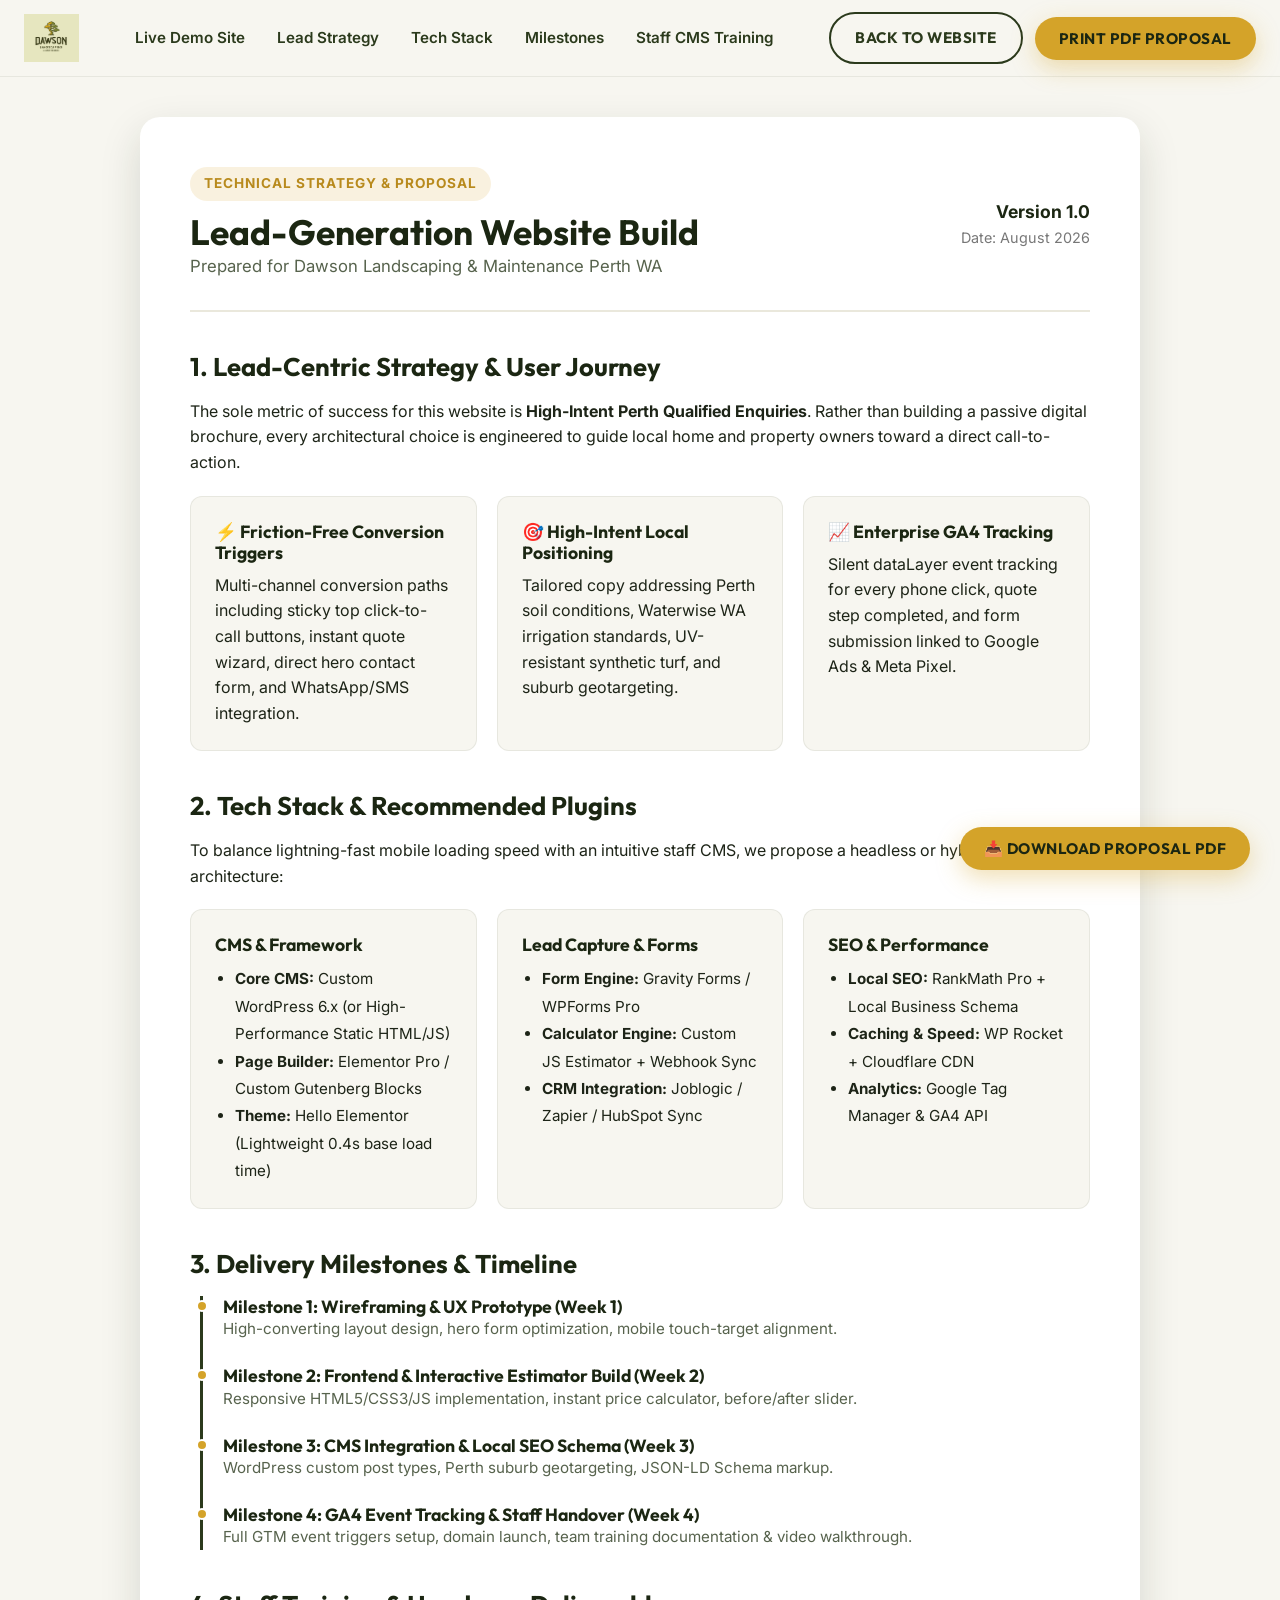
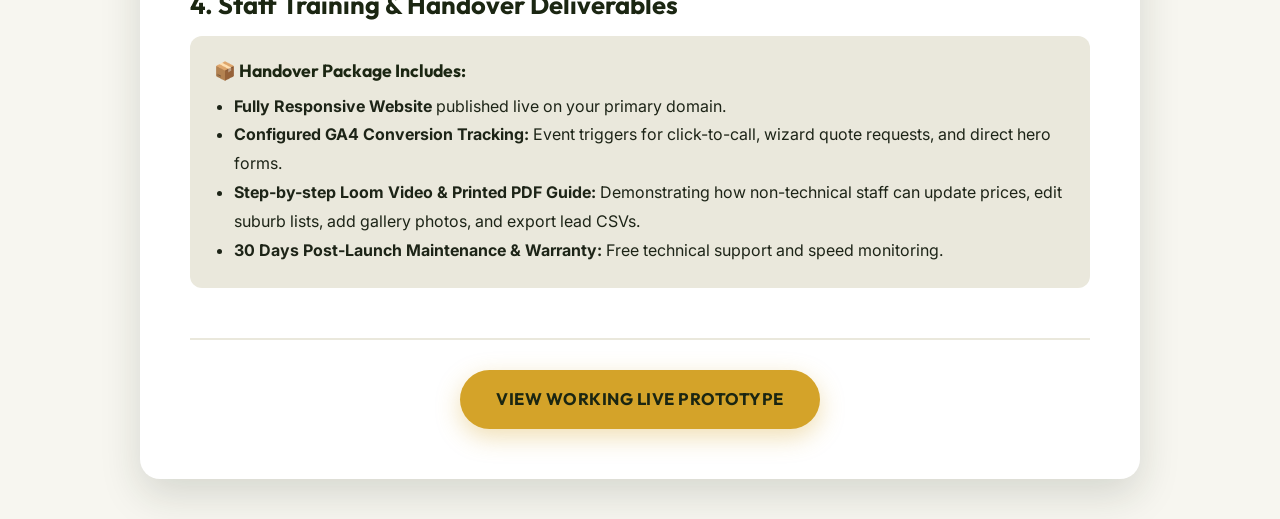
<file: proposal.html>
<!DOCTYPE html>
<html lang="en-AU">
<head>
  <meta charset="UTF-8">
  <meta name="viewport" content="width=device-width, initial-scale=1.0">
  <title>Project Proposal & Technical Strategy | Dawson Landscaping Perth</title>
  <link rel="stylesheet" href="styles.css?v=2.0">
  <style>
    .proposal-container {
      max-width: 1000px;
      margin: 40px auto;
      background: #ffffff;
      padding: 50px;
      border-radius: var(--radius-lg);
      box-shadow: var(--shadow-lg);
    }
    .proposal-header {
      border-bottom: 2px solid #eae8dc;
      padding-bottom: 30px;
      margin-bottom: 40px;
      display: flex;
      justify-content: space-between;
      align-items: center;
    }
    .proposal-badge {
      display: inline-block;
      background: rgba(212, 163, 41, 0.15);
      color: #b88a1d;
      padding: 6px 14px;
      border-radius: var(--radius-full);
      font-weight: 700;
      font-size: 0.85rem;
      text-transform: uppercase;
      letter-spacing: 1px;
    }
    .proposal-section {
      margin-bottom: 40px;
    }
    .proposal-section h2 {
      font-size: 1.6rem;
      margin-bottom: 16px;
      color: var(--color-primary-dark);
      display: flex;
      align-items: center;
      gap: 10px;
    }
    .proposal-grid {
      display: grid;
      grid-template-columns: repeat(auto-fit, minmax(280px, 1fr));
      gap: 20px;
      margin-top: 20px;
    }
    .proposal-card {
      background: var(--color-bg-light);
      padding: 24px;
      border-radius: var(--radius-md);
      border: 1px solid rgba(43, 58, 28, 0.08);
    }
    .proposal-card h3 {
      font-size: 1.1rem;
      margin-bottom: 10px;
    }
    .milestone-timeline {
      border-left: 3px solid var(--color-primary);
      padding-left: 20px;
      margin-left: 10px;
    }
    .milestone-item {
      position: relative;
      margin-bottom: 24px;
    }
    .milestone-item::before {
      content: '';
      position: absolute;
      left: -27px;
      top: 4px;
      width: 12px;
      height: 12px;
      border-radius: 50%;
      background: var(--color-accent);
      border: 2px solid #fff;
    }
    .print-btn {
      position: fixed;
      bottom: 30px;
      right: 30px;
      z-index: 999;
    }
    @media print {
      .print-btn, .top-bar, .main-header { display: none !important; }
      .proposal-container { box-shadow: none; padding: 0; margin: 0; }
    }
  </style>
</head>
<body>

  <!-- Header Navigation -->
  <header class="main-header">
    <div class="header-container">
      <a href="index.html" class="brand-logo">
        <img src="jake logo-02.png" alt="Dawson Landscaping Logo" style="height: 48px;">
      </a>
      <nav>
        <ul class="nav-menu">
          <li><a href="index.html" class="nav-link">Live Demo Site</a></li>
          <li><a href="#strategy" class="nav-link">Lead Strategy</a></li>
          <li><a href="#stack" class="nav-link">Tech Stack</a></li>
          <li><a href="#roadmap" class="nav-link">Milestones</a></li>
          <li><a href="#training" class="nav-link">Staff CMS Training</a></li>
        </ul>
      </nav>
      <div class="header-actions">
        <a href="index.html" class="btn btn-outline">Back to Website</a>
        <button class="btn btn-primary" onclick="window.print()">Print PDF Proposal</button>
      </div>
    </div>
  </header>

  <div class="proposal-container">
    
    <!-- Executive Header -->
    <div class="proposal-header">
      <div>
        <span class="proposal-badge">Technical Strategy & Proposal</span>
        <h1 style="font-size: 2.2rem; margin-top: 10px;">Lead-Generation Website Build</h1>
        <p style="color: var(--color-text-muted); font-size: 1.05rem;">Prepared for Dawson Landscaping & Maintenance Perth WA</p>
      </div>
      <div style="text-align: right;">
        <div style="font-weight: 700; font-size: 1.1rem; color: var(--color-primary-dark);">Version 1.0</div>
        <div style="font-size: 0.9rem; color: #777;">Date: August 2026</div>
      </div>
    </div>

    <!-- Section 1: Strategic Vision & Approach -->
    <div id="strategy" class="proposal-section">
      <h2>1. Lead-Centric Strategy & User Journey</h2>
      <p>The sole metric of success for this website is <strong>High-Intent Perth Qualified Enquiries</strong>. Rather than building a passive digital brochure, every architectural choice is engineered to guide local home and property owners toward a direct call-to-action.</p>

      <div class="proposal-grid">
        <div class="proposal-card">
          <h3>⚡ Friction-Free Conversion Triggers</h3>
          <p>Multi-channel conversion paths including sticky top click-to-call buttons, instant quote wizard, direct hero contact form, and WhatsApp/SMS integration.</p>
        </div>
        <div class="proposal-card">
          <h3>🎯 High-Intent Local Positioning</h3>
          <p>Tailored copy addressing Perth soil conditions, Waterwise WA irrigation standards, UV-resistant synthetic turf, and suburb geotargeting.</p>
        </div>
        <div class="proposal-card">
          <h3>📈 Enterprise GA4 Tracking</h3>
          <p>Silent dataLayer event tracking for every phone click, quote step completed, and form submission linked to Google Ads & Meta Pixel.</p>
        </div>
      </div>
    </div>

    <!-- Section 2: Recommended Tech Stack & Architecture -->
    <div id="stack" class="proposal-section">
      <h2>2. Tech Stack & Recommended Plugins</h2>
      <p>To balance lightning-fast mobile loading speed with an intuitive staff CMS, we propose a headless or hybrid WordPress architecture:</p>

      <div class="proposal-grid">
        <div class="proposal-card">
          <h3>CMS & Framework</h3>
          <ul style="padding-left: 20px; font-size: 0.95rem; line-height: 1.8;">
            <li><strong>Core CMS:</strong> Custom WordPress 6.x (or High-Performance Static HTML/JS)</li>
            <li><strong>Page Builder:</strong> Elementor Pro / Custom Gutenberg Blocks</li>
            <li><strong>Theme:</strong> Hello Elementor (Lightweight 0.4s base load time)</li>
          </ul>
        </div>

        <div class="proposal-card">
          <h3>Lead Capture & Forms</h3>
          <ul style="padding-left: 20px; font-size: 0.95rem; line-height: 1.8;">
            <li><strong>Form Engine:</strong> Gravity Forms / WPForms Pro</li>
            <li><strong>Calculator Engine:</strong> Custom JS Estimator + Webhook Sync</li>
            <li><strong>CRM Integration:</strong> Joblogic / Zapier / HubSpot Sync</li>
          </ul>
        </div>

        <div class="proposal-card">
          <h3>SEO & Performance</h3>
          <ul style="padding-left: 20px; font-size: 0.95rem; line-height: 1.8;">
            <li><strong>Local SEO:</strong> RankMath Pro + Local Business Schema</li>
            <li><strong>Caching & Speed:</strong> WP Rocket + Cloudflare CDN</li>
            <li><strong>Analytics:</strong> Google Tag Manager & GA4 API</li>
          </ul>
        </div>
      </div>
    </div>

    <!-- Section 3: Milestones & Project Roadmap -->
    <div id="roadmap" class="proposal-section">
      <h2>3. Delivery Milestones & Timeline</h2>
      <div class="milestone-timeline">
        <div class="milestone-item">
          <h4 style="font-size: 1.1rem; color: var(--color-primary-dark);">Milestone 1: Wireframing & UX Prototype (Week 1)</h4>
          <p style="font-size: 0.95rem; color: var(--color-text-muted);">High-converting layout design, hero form optimization, mobile touch-target alignment.</p>
        </div>
        <div class="milestone-item">
          <h4 style="font-size: 1.1rem; color: var(--color-primary-dark);">Milestone 2: Frontend & Interactive Estimator Build (Week 2)</h4>
          <p style="font-size: 0.95rem; color: var(--color-text-muted);">Responsive HTML5/CSS3/JS implementation, instant price calculator, before/after slider.</p>
        </div>
        <div class="milestone-item">
          <h4 style="font-size: 1.1rem; color: var(--color-primary-dark);">Milestone 3: CMS Integration & Local SEO Schema (Week 3)</h4>
          <p style="font-size: 0.95rem; color: var(--color-text-muted);">WordPress custom post types, Perth suburb geotargeting, JSON-LD Schema markup.</p>
        </div>
        <div class="milestone-item">
          <h4 style="font-size: 1.1rem; color: var(--color-primary-dark);">Milestone 4: GA4 Event Tracking & Staff Handover (Week 4)</h4>
          <p style="font-size: 0.95rem; color: var(--color-text-muted);">Full GTM event triggers setup, domain launch, team training documentation & video walkthrough.</p>
        </div>
      </div>
    </div>

    <!-- Section 4: Staff Training Notes & Handover -->
    <div id="training" class="proposal-section">
      <h2>4. Staff Training & Handover Deliverables</h2>
      <div style="background: var(--color-bg-alt); padding: 24px; border-radius: var(--radius-md);">
        <h4 style="font-size: 1.1rem; margin-bottom: 10px;">📦 Handover Package Includes:</h4>
        <ul style="padding-left: 20px; line-height: 1.8;">
          <li><strong>Fully Responsive Website</strong> published live on your primary domain.</li>
          <li><strong>Configured GA4 Conversion Tracking:</strong> Event triggers for click-to-call, wizard quote requests, and direct hero forms.</li>
          <li><strong>Step-by-step Loom Video & Printed PDF Guide:</strong> Demonstrating how non-technical staff can update prices, edit suburb lists, add gallery photos, and export lead CSVs.</li>
          <li><strong>30 Days Post-Launch Maintenance & Warranty:</strong> Free technical support and speed monitoring.</li>
        </ul>
      </div>
    </div>

    <div style="text-align: center; margin-top: 50px; border-top: 2px solid #eae8dc; padding-top: 30px;">
      <a href="index.html" class="btn btn-lg btn-primary">View Working Live Prototype</a>
    </div>

  </div>

  <button class="btn btn-primary print-btn" onclick="window.print()">📥 Download Proposal PDF</button>

</body>
</html>
</file>
<file: styles.css>
/* 
 * DAWSON LANDSCAPING & MAINTENANCE - PERTH LEAD-GENERATION SYSTEM
 * Design System & Master Stylesheet
 */

@import url('https://fonts.googleapis.com/css2?family=Inter:wght@300;400;500;600;700&family=Outfit:wght@500;600;700;800&display=swap');

:root {
  /* Brand Color Palette derived from Dawson Logos */
  --color-primary: #2b3a1c;       /* Earthy Dark Forest Green */
  --color-primary-dark: #1b2612;  /* Deep Olive Black */
  --color-primary-light: #44592e; /* Fresh Leaf Green */
  --color-accent: #d4a329;       /* Warm Golden Ochre */
  --color-accent-hover: #b88a1d; /* Rich Ochre Gold */
  --color-bg-light: #f7f6f0;     /* Warm Cream Canvas */
  --color-bg-alt: #eae8dc;       /* Soft Sand Tint */
  --color-text-dark: #1d2417;    /* Charcoal Forest */
  --color-text-muted: #57634d;   /* Muted Green-Grey */
  --color-white: #ffffff;
  
  /* UI System Variables */
  --radius-sm: 6px;
  --radius-md: 12px;
  --radius-lg: 20px;
  --radius-full: 9999px;
  
  --shadow-sm: 0 2px 8px rgba(27, 38, 18, 0.06);
  --shadow-md: 0 8px 24px rgba(27, 38, 18, 0.1);
  --shadow-lg: 0 16px 40px rgba(27, 38, 18, 0.15);
  --shadow-gold: 0 8px 25px rgba(212, 163, 41, 0.35);

  --font-heading: 'Outfit', -apple-system, BlinkMacSystemFont, sans-serif;
  --font-body: 'Inter', -apple-system, BlinkMacSystemFont, sans-serif;

  --transition-fast: 0.2s cubic-bezier(0.4, 0, 0.2, 1);
  --transition-normal: 0.3s cubic-bezier(0.4, 0, 0.2, 1);
}

/* Reset & Global Base */
*, *::before, *::after {
  box-sizing: border-box;
  margin: 0;
  padding: 0;
}

html {
  scroll-behavior: smooth;
  font-size: 16px;
}

body {
  font-family: var(--font-body);
  background-color: var(--color-bg-light);
  color: var(--color-text-dark);
  line-height: 1.6;
  overflow-x: hidden;
  -webkit-font-smoothing: antialiased;
}

h1, h2, h3, h4, h5, h6 {
  font-family: var(--font-heading);
  color: var(--color-primary-dark);
  line-height: 1.2;
  font-weight: 700;
}

a {
  color: inherit;
  text-decoration: none;
}

img {
  max-width: 100%;
  height: auto;
  display: block;
}

/* Top Announcement / Conversion Bar */
.top-bar {
  background-color: var(--color-primary-dark);
  color: var(--color-bg-light);
  padding: 8px 20px;
  font-size: 0.875rem;
  font-weight: 500;
  display: flex;
  justify-content: space-between;
  align-items: center;
  border-bottom: 1px solid rgba(255, 255, 255, 0.1);
}

.top-bar-trust {
  display: flex;
  gap: 20px;
  align-items: center;
}

.trust-item {
  display: flex;
  align-items: center;
  gap: 6px;
}

.trust-item svg {
  color: var(--color-accent);
}

.top-bar-cta {
  display: flex;
  align-items: center;
  gap: 15px;
}

.top-bar-phone {
  color: var(--color-accent);
  font-weight: 700;
  display: flex;
  align-items: center;
  gap: 6px;
  transition: var(--transition-fast);
}

.top-bar-phone:hover {
  color: var(--color-white);
}

/* Navigation Header */
.main-header {
  position: sticky;
  top: 0;
  z-index: 1000;
  background-color: rgba(247, 246, 240, 0.95);
  backdrop-filter: blur(12px);
  border-bottom: 1px solid rgba(43, 58, 28, 0.08);
  transition: var(--transition-normal);
}

.header-container {
  max-width: 1280px;
  margin: 0 auto;
  padding: 12px 24px;
  display: flex;
  align-items: center;
  justify-content: space-between;
}

.brand-logo {
  display: flex;
  align-items: center;
  gap: 12px;
}

.brand-logo img {
  height: 52px;
  width: auto;
  object-fit: contain;
}

.nav-menu {
  display: flex;
  align-items: center;
  gap: 32px;
  list-style: none;
}

.nav-link {
  font-weight: 600;
  color: var(--color-primary);
  font-size: 0.95rem;
  transition: var(--transition-fast);
  position: relative;
}

.nav-link:hover {
  color: var(--color-accent);
}

.nav-link::after {
  content: '';
  position: absolute;
  bottom: -4px;
  left: 0;
  width: 0;
  height: 2px;
  background-color: var(--color-accent);
  transition: var(--transition-fast);
}

.nav-link:hover::after {
  width: 100%;
}

.header-actions {
  display: flex;
  align-items: center;
  gap: 12px;
}

/* Primary Button Component */
.btn {
  display: inline-flex;
  align-items: center;
  justify-content: center;
  gap: 8px;
  padding: 12px 24px;
  border-radius: var(--radius-full);
  font-family: var(--font-heading);
  font-weight: 700;
  font-size: 0.95rem;
  cursor: pointer;
  border: none;
  transition: var(--transition-normal);
  text-transform: uppercase;
  letter-spacing: 0.5px;
}

.btn-primary {
  background-color: var(--color-accent);
  color: var(--color-primary-dark);
  box-shadow: var(--shadow-gold);
}

.btn-primary:hover {
  background-color: var(--color-accent-hover);
  transform: translateY(-2px);
  box-shadow: 0 12px 28px rgba(212, 163, 41, 0.45);
}

.btn-secondary {
  background-color: var(--color-primary);
  color: var(--color-white);
}

.btn-secondary:hover {
  background-color: var(--color-primary-dark);
  transform: translateY(-2px);
}

.btn-outline {
  background-color: transparent;
  border: 2px solid var(--color-primary);
  color: var(--color-primary);
}

.btn-outline:hover {
  background-color: var(--color-primary);
  color: var(--color-white);
}

.btn-sm {
  padding: 8px 16px;
  font-size: 0.85rem;
}

.btn-lg {
  padding: 16px 36px;
  font-size: 1.05rem;
}

/* Hero Section */
.hero-section {
  position: relative;
  background: linear-gradient(135deg, var(--color-primary-dark) 0%, var(--color-primary) 100%);
  color: var(--color-white);
  padding: 80px 24px 100px;
  overflow: hidden;
}

.hero-bg-video {
  position: absolute;
  top: 0;
  left: 0;
  width: 100%;
  height: 100%;
  object-fit: cover;
  z-index: 0;
  opacity: 0.35;
  pointer-events: none;
}

.hero-overlay {
  position: absolute;
  top: 0;
  left: 0;
  right: 0;
  bottom: 0;
  background: radial-gradient(circle at 80% 20%, rgba(212, 163, 41, 0.15) 0%, transparent 60%),
              url('data:image/svg+xml;utf8,<svg width="40" height="40" viewBox="0 0 40 40" xmlns="http://www.w3.org/2000/svg"><g fill="%23ffffff" fill-opacity="0.03" fill-rule="evenodd"><path d="M0 40L40 0H20L0 20M40 40V20L20 40"/></g></svg>');
  opacity: 0.9;
  z-index: 1;
}

.hero-container {
  max-width: 1280px;
  margin: 0 auto;
  display: grid;
  grid-template-columns: 1.1fr 0.9fr;
  gap: 60px;
  align-items: center;
  position: relative;
  z-index: 2;
}

.hero-badge {
  display: inline-flex;
  align-items: center;
  gap: 8px;
  background: rgba(212, 163, 41, 0.2);
  border: 1px solid var(--color-accent);
  color: var(--color-accent);
  padding: 6px 16px;
  border-radius: var(--radius-full);
  font-size: 0.875rem;
  font-weight: 600;
  margin-bottom: 24px;
}

.hero-title {
  font-size: 3.25rem;
  font-weight: 800;
  color: var(--color-white);
  line-height: 1.15;
  margin-bottom: 20px;
  letter-spacing: -0.5px;
}

.hero-title span {
  color: var(--color-accent);
}

.hero-description {
  font-size: 1.15rem;
  color: rgba(255, 255, 255, 0.85);
  margin-bottom: 32px;
  max-width: 90%;
  line-height: 1.7;
}

.hero-highlights {
  display: grid;
  grid-template-columns: repeat(3, 1fr);
  gap: 20px;
  margin-bottom: 36px;
  padding-top: 20px;
  border-top: 1px solid rgba(255, 255, 255, 0.15);
}

.highlight-box h4 {
  font-size: 1.5rem;
  color: var(--color-accent);
  margin-bottom: 4px;
}

.highlight-box p {
  font-size: 0.85rem;
  color: rgba(255, 255, 255, 0.7);
}

/* Hero Quick Lead Form Card */
.hero-form-card {
  background: var(--color-white);
  color: var(--color-text-dark);
  padding: 36px;
  border-radius: var(--radius-lg);
  box-shadow: var(--shadow-lg);
  position: relative;
}

.hero-form-header {
  margin-bottom: 24px;
  text-align: center;
}

.hero-form-header h3 {
  font-size: 1.6rem;
  color: var(--color-primary-dark);
  margin-bottom: 6px;
}

.hero-form-header p {
  font-size: 0.9rem;
  color: var(--color-text-muted);
}

.form-group {
  margin-bottom: 16px;
}

.form-label {
  display: block;
  font-size: 0.85rem;
  font-weight: 600;
  color: var(--color-primary);
  margin-bottom: 6px;
}

.form-input, .form-select, .form-textarea {
  width: 100%;
  padding: 12px 16px;
  border: 1.5px solid #dcdacb;
  border-radius: var(--radius-sm);
  font-family: var(--font-body);
  font-size: 0.95rem;
  background-color: #faf9f5;
  color: var(--color-text-dark);
  transition: var(--transition-fast);
}

.form-input:focus, .form-select:focus, .form-textarea:focus {
  outline: none;
  border-color: var(--color-accent);
  background-color: var(--color-white);
  box-shadow: 0 0 0 3px rgba(212, 163, 41, 0.2);
}

.form-row {
  display: grid;
  grid-template-columns: 1fr 1fr;
  gap: 16px;
}

/* Section Wrapper */
.section {
  padding: 90px 24px;
}

.section-alt {
  background-color: var(--color-bg-alt);
}

.container {
  max-width: 1280px;
  margin: 0 auto;
}

.section-header {
  text-align: center;
  max-width: 720px;
  margin: 0 auto 60px;
}

.section-subtitle {
  color: var(--color-accent);
  font-family: var(--font-heading);
  font-weight: 700;
  font-size: 0.9rem;
  text-transform: uppercase;
  letter-spacing: 1.5px;
  margin-bottom: 10px;
  display: block;
}

.section-title {
  font-size: 2.5rem;
  color: var(--color-primary-dark);
  margin-bottom: 16px;
}

.section-desc {
  font-size: 1.05rem;
  color: var(--color-text-muted);
}

/* Instant Quote Estimator Section */
.estimator-card {
  background: var(--color-white);
  border-radius: var(--radius-lg);
  box-shadow: var(--shadow-md);
  padding: 48px;
  border: 1px solid rgba(43, 58, 28, 0.08);
}

.step-indicator {
  display: flex;
  justify-content: space-between;
  margin-bottom: 40px;
  position: relative;
}

.step-indicator::before {
  content: '';
  position: absolute;
  top: 18px;
  left: 10%;
  right: 10%;
  height: 3px;
  background: var(--color-bg-alt);
  z-index: 1;
}

.step-item {
  position: relative;
  z-index: 2;
  display: flex;
  flex-direction: column;
  align-items: center;
  gap: 8px;
}

.step-number {
  width: 40px;
  height: 40px;
  border-radius: 50%;
  background-color: var(--color-bg-alt);
  color: var(--color-text-muted);
  display: flex;
  align-items: center;
  justify-content: center;
  font-weight: 700;
  transition: var(--transition-fast);
}

.step-item.active .step-number {
  background-color: var(--color-accent);
  color: var(--color-primary-dark);
  box-shadow: var(--shadow-gold);
}

.step-item.completed .step-number {
  background-color: var(--color-primary);
  color: var(--color-white);
}

.step-title {
  font-size: 0.85rem;
  font-weight: 600;
  color: var(--color-text-muted);
}

.step-item.active .step-title {
  color: var(--color-primary-dark);
}

.service-options-grid {
  display: grid;
  grid-template-columns: repeat(auto-fit, minmax(220px, 1fr));
  gap: 20px;
  margin-bottom: 30px;
}

.option-card {
  border: 2px solid #dedcca;
  border-radius: var(--radius-md);
  padding: 24px 20px;
  text-align: center;
  cursor: pointer;
  transition: var(--transition-fast);
  background-color: #faf9f5;
}

.option-card:hover {
  border-color: var(--color-accent);
  transform: translateY(-3px);
}

.option-card.selected {
  border-color: var(--color-primary);
  background-color: rgba(43, 58, 28, 0.04);
  box-shadow: 0 4px 16px rgba(43, 58, 28, 0.08);
}

.option-icon {
  width: 48px;
  height: 48px;
  margin: 0 auto 12px;
  background-color: rgba(212, 163, 41, 0.15);
  border-radius: 50%;
  display: flex;
  align-items: center;
  justify-content: center;
  color: var(--color-primary);
}

.option-card.selected .option-icon {
  background-color: var(--color-accent);
  color: var(--color-primary-dark);
}

.option-name {
  font-weight: 700;
  font-size: 1rem;
  margin-bottom: 4px;
  color: var(--color-primary-dark);
}

.option-desc {
  font-size: 0.8rem;
  color: var(--color-text-muted);
}

/* Range Slider Styling */
.range-container {
  margin: 30px 0;
  text-align: center;
}

.range-val {
  font-size: 2.2rem;
  font-weight: 800;
  color: var(--color-accent);
  font-family: var(--font-heading);
}

.range-slider {
  width: 100%;
  margin-top: 15px;
  accent-color: var(--color-accent);
}

/* Before / After Interactive Slider */
.before-after-wrapper {
  position: relative;
  width: 100%;
  max-width: 1000px;
  height: 520px;
  margin: 0 auto;
  border-radius: var(--radius-lg);
  overflow: hidden;
  box-shadow: var(--shadow-lg);
  user-select: none;
  cursor: ew-resize;
}

.before-image, .after-image {
  position: absolute;
  top: 0;
  left: 0;
  width: 100%;
  height: 100%;
  background-size: cover;
  background-position: center;
}

.after-image {
  background-image: linear-gradient(rgba(0,0,0,0.05), rgba(0,0,0,0.15)), url('assets/after-yard.jpg');
}

.before-image {
  background-image: linear-gradient(rgba(0,0,0,0.05), rgba(0,0,0,0.15)), url('assets/before-yard.jpg');
  width: 50%;
  z-index: 2;
  border-right: 3px solid var(--color-accent);
}

.slider-handle {
  position: absolute;
  top: 0;
  bottom: 0;
  left: 50%;
  width: 4px;
  background-color: var(--color-accent);
  z-index: 3;
  pointer-events: none;
}

.slider-button {
  position: absolute;
  top: 50%;
  left: 50%;
  transform: translate(-50%, -50%);
  width: 48px;
  height: 48px;
  border-radius: 50%;
  background-color: var(--color-accent);
  color: var(--color-primary-dark);
  display: flex;
  align-items: center;
  justify-content: center;
  box-shadow: 0 4px 16px rgba(0, 0, 0, 0.4);
  font-weight: bold;
}

.image-label {
  position: absolute;
  bottom: 20px;
  padding: 8px 16px;
  border-radius: var(--radius-sm);
  background: rgba(27, 38, 18, 0.85);
  color: var(--color-white);
  font-weight: 700;
  font-size: 0.85rem;
  letter-spacing: 1px;
  text-transform: uppercase;
}

.label-before {
  left: 20px;
  z-index: 4;
}

.label-after {
  right: 20px;
  z-index: 1;
}

/* Service Breakdown Grid */
.services-grid {
  display: grid;
  grid-template-columns: repeat(auto-fit, minmax(340px, 1fr));
  gap: 30px;
}

.service-card {
  background: var(--color-white);
  border-radius: var(--radius-md);
  overflow: hidden;
  box-shadow: var(--shadow-sm);
  transition: var(--transition-normal);
  border: 1px solid rgba(43, 58, 28, 0.06);
  display: flex;
  flex-direction: column;
}

.service-card:hover {
  transform: translateY(-6px);
  box-shadow: var(--shadow-md);
  border-color: rgba(212, 163, 41, 0.4);
}

.service-img {
  height: 220px;
  width: 100%;
  object-fit: cover;
}

.service-body {
  padding: 28px;
  flex-grow: 1;
  display: flex;
  flex-direction: column;
}

.service-title {
  font-size: 1.35rem;
  margin-bottom: 12px;
  color: var(--color-primary-dark);
}

.service-text {
  font-size: 0.95rem;
  color: var(--color-text-muted);
  margin-bottom: 20px;
  flex-grow: 1;
}

.service-footer {
  display: flex;
  align-items: center;
  justify-content: space-between;
  padding-top: 16px;
  border-top: 1px solid #edeade;
}

.service-price {
  font-weight: 700;
  color: var(--color-primary);
  font-size: 0.9rem;
}

/* Suburbs Coverage & Local SEO Section */
.suburbs-grid {
  display: grid;
  grid-template-columns: repeat(auto-fill, minmax(180px, 1fr));
  gap: 16px;
  margin-top: 30px;
}

.suburb-badge {
  background-color: var(--color-white);
  border: 1.5px solid #dedcca;
  padding: 14px 18px;
  border-radius: var(--radius-sm);
  font-weight: 600;
  color: var(--color-primary);
  display: flex;
  align-items: center;
  justify-content: space-between;
  transition: var(--transition-fast);
  cursor: pointer;
}

.suburb-badge:hover {
  border-color: var(--color-accent);
  background-color: var(--color-primary);
  color: var(--color-white);
  transform: translateY(-2px);
}

.suburb-badge svg {
  color: var(--color-accent);
}

/* Testimonials / Social Proof Section */
.testimonials-grid {
  display: grid;
  grid-template-columns: repeat(auto-fit, minmax(320px, 1fr));
  gap: 30px;
}

.testimonial-card {
  background: var(--color-white);
  padding: 32px;
  border-radius: var(--radius-md);
  box-shadow: var(--shadow-sm);
  position: relative;
}

.stars {
  color: #f59e0b;
  display: flex;
  gap: 4px;
  margin-bottom: 16px;
}

.testimonial-text {
  font-size: 0.98rem;
  color: var(--color-text-dark);
  font-style: italic;
  margin-bottom: 24px;
  line-height: 1.6;
}

.client-info {
  display: flex;
  align-items: center;
  gap: 14px;
}

.client-avatar {
  width: 48px;
  height: 48px;
  border-radius: 50%;
  object-fit: cover;
  background-color: var(--color-accent);
}

.client-details h5 {
  font-size: 1rem;
  color: var(--color-primary-dark);
  margin-bottom: 2px;
}

.client-details p {
  font-size: 0.8rem;
  color: var(--color-text-muted);
}

/* Mobile Bottom Call Bar */
.mobile-call-bar {
  display: none;
  position: fixed;
  bottom: 0;
  left: 0;
  right: 0;
  z-index: 999;
  background: var(--color-primary-dark);
  padding: 12px 16px;
  box-shadow: 0 -4px 20px rgba(0, 0, 0, 0.25);
}

.mobile-bar-container {
  display: flex;
  gap: 12px;
}

.mobile-bar-btn {
  flex: 1;
  padding: 12px;
  font-size: 0.9rem;
}

/* Live Chat Widget Button */
.chat-widget-btn {
  position: fixed;
  bottom: 24px;
  right: 24px;
  width: 60px;
  height: 60px;
  border-radius: 50%;
  background-color: var(--color-accent);
  color: var(--color-primary-dark);
  display: flex;
  align-items: center;
  justify-content: center;
  box-shadow: var(--shadow-gold);
  cursor: pointer;
  z-index: 990;
  transition: var(--transition-normal);
}

.chat-widget-btn:hover {
  transform: scale(1.08);
}

/* Modal Overlay System */
.modal-overlay {
  position: fixed;
  top: 0;
  left: 0;
  right: 0;
  bottom: 0;
  background: rgba(15, 23, 10, 0.75);
  backdrop-filter: blur(8px);
  z-index: 2000;
  display: flex;
  align-items: center;
  justify-content: center;
  padding: 24px;
  opacity: 0;
  pointer-events: none;
  transition: opacity 0.3s ease;
}

.modal-overlay.active {
  opacity: 1;
  pointer-events: all;
}

.modal-card {
  background: var(--color-white);
  border-radius: var(--radius-lg);
  max-width: 900px;
  width: 100%;
  max-height: 90vh;
  overflow-y: auto;
  padding: 40px;
  position: relative;
  box-shadow: var(--shadow-lg);
}

.modal-close {
  position: absolute;
  top: 20px;
  right: 20px;
  background: var(--color-bg-alt);
  border: none;
  width: 36px;
  height: 36px;
  border-radius: 50%;
  cursor: pointer;
  display: flex;
  align-items: center;
  justify-content: center;
  font-size: 1.2rem;
  color: var(--color-text-dark);
  transition: var(--transition-fast);
}

.modal-close:hover {
  background-color: var(--color-primary);
  color: var(--color-white);
}

/* Professional Floating Live Chat Widget */
.chat-widget-btn {
  position: fixed;
  bottom: 24px;
  right: 24px;
  z-index: 1200;
  width: 56px;
  height: 56px;
  border-radius: 50%;
  background-color: var(--color-accent);
  color: var(--color-primary-dark);
  display: flex;
  align-items: center;
  justify-content: center;
  box-shadow: 0 8px 24px rgba(212, 163, 41, 0.4);
  cursor: pointer;
  transition: var(--transition-normal);
}

.chat-widget-btn:hover {
  transform: scale(1.08) translateY(-2px);
  background-color: var(--color-white);
  color: var(--color-primary);
  box-shadow: 0 12px 30px rgba(43, 58, 28, 0.25);
}

/* Staff CMS Dashboard Styling */
.admin-tabs {
  display: flex;
  gap: 10px;
  border-bottom: 2px solid #edeade;
  margin-bottom: 24px;
}

.admin-tab {
  padding: 10px 20px;
  font-weight: 700;
  color: var(--color-text-muted);
  cursor: pointer;
  border-bottom: 3px solid transparent;
}

.admin-tab.active {
  color: var(--color-primary);
  border-bottom-color: var(--color-accent);
}

.leads-table {
  width: 100%;
  border-collapse: collapse;
  margin-top: 15px;
}

.leads-table th, .leads-table td {
  padding: 12px;
  text-align: left;
  border-bottom: 1px solid #edeade;
  font-size: 0.9rem;
}

.leads-table th {
  background-color: var(--color-bg-alt);
  font-weight: 700;
  color: var(--color-primary-dark);
}

/* Footer Styling */
.footer {
  background-color: var(--color-primary-dark);
  color: rgba(255, 255, 255, 0.8);
  padding: 70px 24px 30px;
}

.footer-container {
  max-width: 1280px;
  margin: 0 auto;
  display: grid;
  grid-template-columns: 1.5fr repeat(3, 1fr);
  gap: 40px;
  margin-bottom: 50px;
}

.footer-about p {
  font-size: 0.9rem;
  line-height: 1.7;
  margin-top: 16px;
  color: rgba(255, 255, 255, 0.7);
}

.footer-col h4 {
  color: var(--color-accent);
  font-size: 1.1rem;
  margin-bottom: 20px;
}

.footer-links {
  list-style: none;
  display: flex;
  flex-direction: column;
  gap: 12px;
}

.footer-links a {
  color: rgba(255, 255, 255, 0.7);
  font-size: 0.9rem;
  transition: var(--transition-fast);
}

.footer-links a:hover {
  color: var(--color-accent);
}

.footer-bottom {
  max-width: 1280px;
  margin: 0 auto;
  padding-top: 30px;
  border-top: 1px solid rgba(255, 255, 255, 0.1);
  display: flex;
  justify-content: space-between;
  align-items: center;
  font-size: 0.85rem;
  color: rgba(255, 255, 255, 0.5);
}

/* Media Queries for Responsiveness */
@media (max-width: 992px) {
  .hero-container {
    grid-template-columns: 1fr;
    gap: 40px;
  }

  .hero-title {
    font-size: 2.5rem;
  }

  .estimator-card {
    padding: 28px;
  }

  .before-after-wrapper {
    height: 380px;
  }

  .footer-container {
    grid-template-columns: 1fr 1fr;
  }
}

@media (max-width: 768px) {
  .top-bar-trust {
    display: none;
  }

  .nav-menu {
    display: none;
  }

  .hero-title {
    font-size: 2.1rem;
  }

  .section-title {
    font-size: 1.85rem;
  }

  .form-row {
    grid-template-columns: 1fr;
  }

  .mobile-call-bar {
    display: block;
  }

  body {
    padding-bottom: 70px;
  }

  .footer-container {
    grid-template-columns: 1fr;
  }
}

/* Modern Scroll Reveal Animation System */
.reveal {
  opacity: 0;
  transform: translateY(35px);
  transition: opacity 0.8s cubic-bezier(0.25, 1, 0.5, 1), transform 0.8s cubic-bezier(0.25, 1, 0.5, 1);
  will-change: opacity, transform;
}

.reveal-left {
  opacity: 0;
  transform: translateX(-45px);
  transition: opacity 0.8s cubic-bezier(0.25, 1, 0.5, 1), transform 0.8s cubic-bezier(0.25, 1, 0.5, 1);
  will-change: opacity, transform;
}

.reveal-right {
  opacity: 0;
  transform: translateX(45px);
  transition: opacity 0.8s cubic-bezier(0.25, 1, 0.5, 1), transform 0.8s cubic-bezier(0.25, 1, 0.5, 1);
  will-change: opacity, transform;
}

.reveal-scale {
  opacity: 0;
  transform: scale(0.92);
  transition: opacity 0.8s cubic-bezier(0.25, 1, 0.5, 1), transform 0.8s cubic-bezier(0.25, 1, 0.5, 1);
  will-change: opacity, transform;
}

.reveal.active,
.reveal-left.active,
.reveal-right.active,
.reveal-scale.active {
  opacity: 1;
  transform: translateY(0) translateX(0) scale(1);
}

.delay-1 { transition-delay: 0.12s; }
.delay-2 { transition-delay: 0.24s; }
.delay-3 { transition-delay: 0.36s; }
.delay-4 { transition-delay: 0.48s; }
</file>
